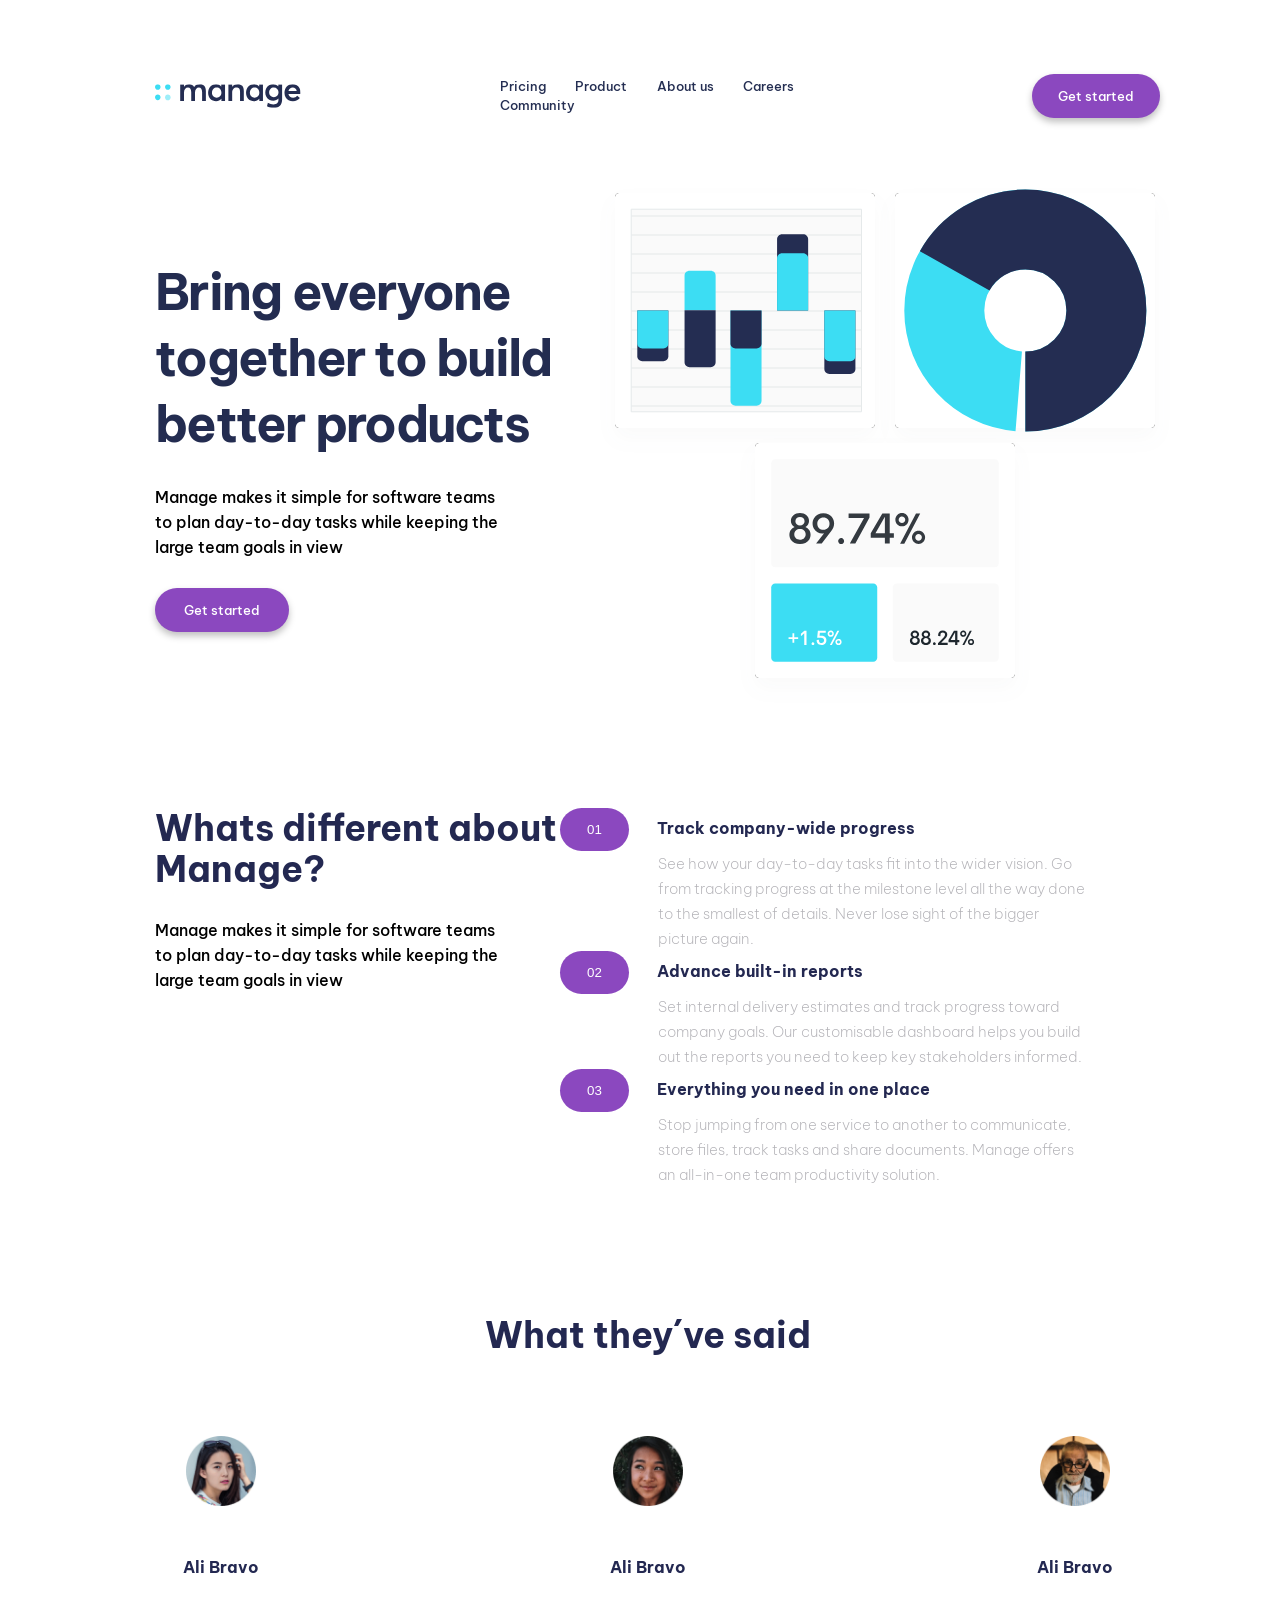
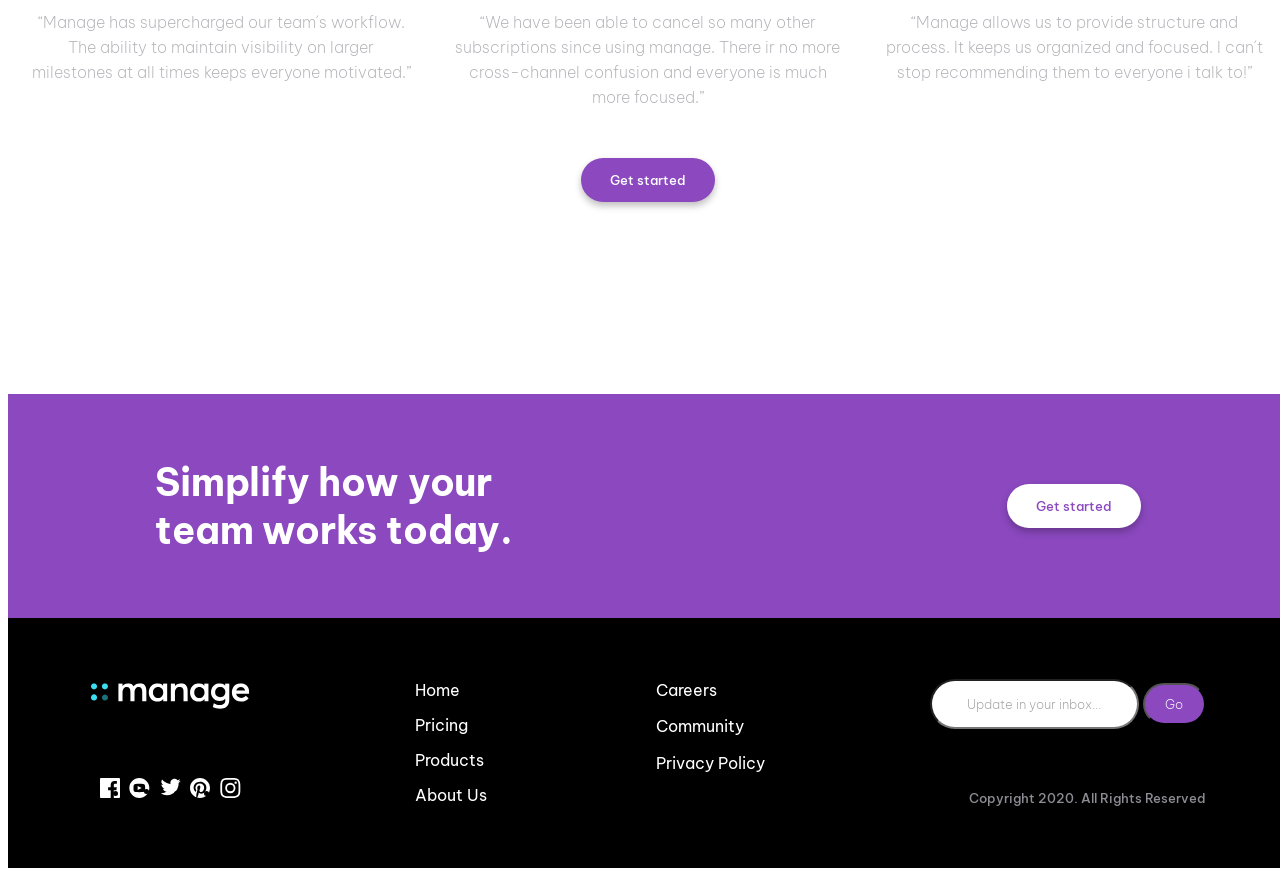
<file: index.html>
<!DOCTYPE html>
<html lang="en">
<head>
    <meta charset="UTF-8">
    <meta name="viewport" content="width=device-width, initial-scale=1.0">
    <link rel="stylesheet" href="css\styles.css">
    <link rel="preconnect" href="https://fonts.googleapis.com">
    <link rel="preconnect" href="https://fonts.gstatic.com" crossorigin>
    <link href="https://fonts.googleapis.com/css2?family=Be+Vietnam+Pro:wght@400;500;700&display=swap" rel="stylesheet">
    <title>Document</title>
</head>
<body>
    <header>
        <img class="logo" src="./images/Logo1.svg" alt="logo">
        <nav class="navbar">
            <a class="sections" href="">Pricing</a>
            <a class="sections" href="">Product</a>
            <a class="sections" href="">About us</a>
            <a class="sections" href="">Careers</a>
            <a class="sections" href="">Community</a>
        </nav>
        <div class="box">
            <a href=""><img src="./images/ant-design_menu-outlined.svg" alt=""></a>
        </div>
        
        <button class="navbar">Get started</button>
        
    </header>
    <section class="home">
        <section class="frasehome">
            <h2 class="frasehome">Bring everyone together to build better products</h2>
            <p class="vietnam16">Manage makes it simple for software teams to plan day-to-day tasks while keeping the large team goals in view </p>
        <button class="home">Get started</button>
        </section>
        <img class="ilustration-intro" src="./images/ilustration-intro.svg" alt="ilustration-intro">
    </section>
    <section class="sobrenosotros">
        <section class="frame2">
            <h3 class="frame2">Whats different about Manage?</h3>
            <p class="vietnam16">Manage makes it simple for software teams to plan day-to-day tasks while keeping the large team goals in view </p>
        </section>
    <div class="frame3column">
            <section class="frame3">
                <button class="frame3">01</button>
                <h4 class="frame3">Track company-wide progress</h4>
                <p class="vietnam16gray">See how your day-to-day tasks fit into the wider vision. Go from tracking progress at the milestone level all the way done to the smallest of details. Never lose sight of the bigger picture again.</p>
            </section>
            <section class="frame3">
                <button class="frame3">02</button>
                <h4 class="frame3">Advance built-in reports</h4>
                <p class="vietnam16gray">Set internal delivery estimates and track progress toward company goals. Our customisable dashboard helps you build out the reports you need to keep key stakeholders informed.</p>
            </section>
            <section class="frame3">
                <button class="frame3">03</button>
                <h4 class="frame3">Everything you need in one place</h2>
                <p class="vietnam16gray">Stop jumping from one service to another to communicate, store files, track tasks and share documents. Manage offers an all-in-one team productivity solution.</p>
            </section>
    </div>
    </section>
    <h3 class="frame">What they´ve said</h3>
    <section class="testimonios">
        <section class="card1">
            <img class="fondo" src="./images/avatar-anisha.png" alt="fondo">
            <section class="texto">
                <h4 class="frame">Ali Bravo</h4>
                <p class="vietnam16g">
                    “Manage has supercharged our team´s workflow. The ability to maintain visibility on larger milestones at all times keeps everyone motivated.”                </p>
            </section>
        </section>
        <section class="card2">
            <img class="fondo" src="./images/avatar-ali.png" alt="fondo">
            <section class="texto">
                <h4 class="frame">Ali Bravo</h4>
                <p class="vietnam16g">
                    “We have been able to cancel so many other subscriptions since using manage. There ir no more cross-channel confusion and everyone is much more focused.”                </p>
            </section>
        </section>
        <section class="card3">
            <img class="fondo" src="./images/avatar-richard.png" alt="fondo">
            <section class="texto">
                <h4 class="frame">Ali Bravo</h4>
                <p class="vietnam16g">
                    “Manage allows us to provide structure and process. It keeps us organized and focused. I can´t stop recommending them to everyone i talk to!”                </p>
            </section>
        </section>
    </section>
        <div class="container"><button class="testimonios">Get started</button></div>
    <section class="frame9">
        <h5>Simplify how your team works today.</h5>
        <button class="frame9">Get started</button>
    </section>
    <footer>
        <section class="imagesicons">
            <img src="./images/Logos.svg" alt="Logo1">
            <ul class="icons">
                <li><img src="./images/icon-facebook.svg" alt="icon-facebook"></li>
                <li><img src="./images/icon-youtube.svg" alt="icon-youtube"></li>
                <li><img src="./images/icon-twitter.svg" alt="icon-twitter"></li>
                <li><img src="./images/icon-pinterest.svg" alt="icon-pinterest"></li>
                <li><img src="./images/icon-instagram.svg" alt="icon-instagram"></li>
            </ul>
        </section>
        <section class="ulist">
        <section class="list">
            <ul class="list">
                <li class="list">Home</li>
                <li class="list">Pricing</li>
                <li class="list">Products</li>
                <li class="list">About Us</li>
            </ul>
        </section>
        <section class="list">
            <ul class="list">
                <li class="list">Careers</li>
                <li class="list">Community</li>
                <li class="list">Privacy Policy</li>
                <li></li>
            </ul>
        </section>
    </section>
        <section class="form">
            <form action="/update">
                <input class="update" type="text" value = "Update in your inbox..."name="update">
                <input class="go" type="button" value = "Go" name="Go">
            </form>
            <Span class="copyright">Copyright 2020. All Rights Reserved</Span>
        </section>
        <span class="copyrightmobile">Copyright 2020. All Rights Reserved</span>
    </footer>
</body>
</html>
</file>
